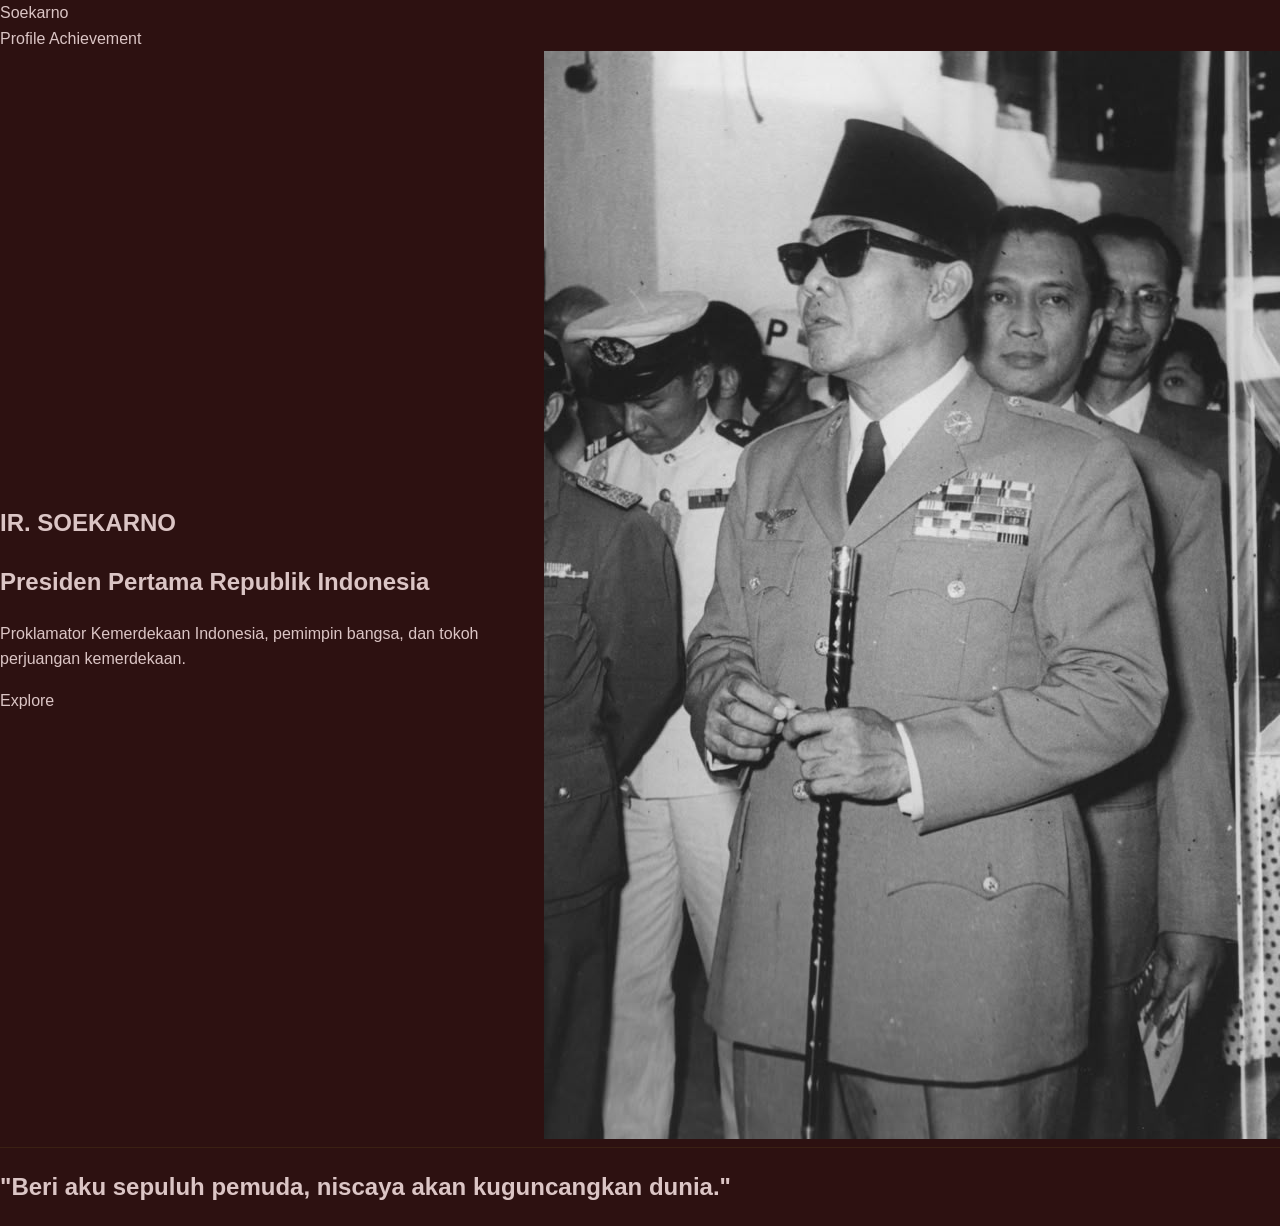
<file: index.html>
<!DOCTYPE html>
<html lang="id">
<head>
<meta charset="UTF-8">
<meta name="viewport" content="width=device-width, initial-scale=1.0">

<title>Ir. Soekarno</title>

<link rel="stylesheet" href="style.css">

</head>

<body>

<nav>
    <div class="logo">
        Soekarno
    </div>

    <div>
        <a href="profile.html">Profile</a>
        <a href="achievement.html">Achievement</a>
    </div>
</nav>


<section class="hero">

<div class="hero-text">

<h1>
IR. SOEKARNO
</h1>

<h2>
Presiden Pertama Republik Indonesia
</h2>

<p>
Proklamator Kemerdekaan Indonesia,
pemimpin bangsa, dan tokoh perjuangan
kemerdekaan.
</p>

<a class="button" href="profile.html">
Explore
</a>

</div>


<div class="hero-image">

<img src="assets/sukar.jpg">

</div>


</section>


<section class="quote">

<h1>
"Beri aku sepuluh pemuda,
niscaya akan kuguncangkan dunia."
</h1>

</section>


</body>
</html>
</file>
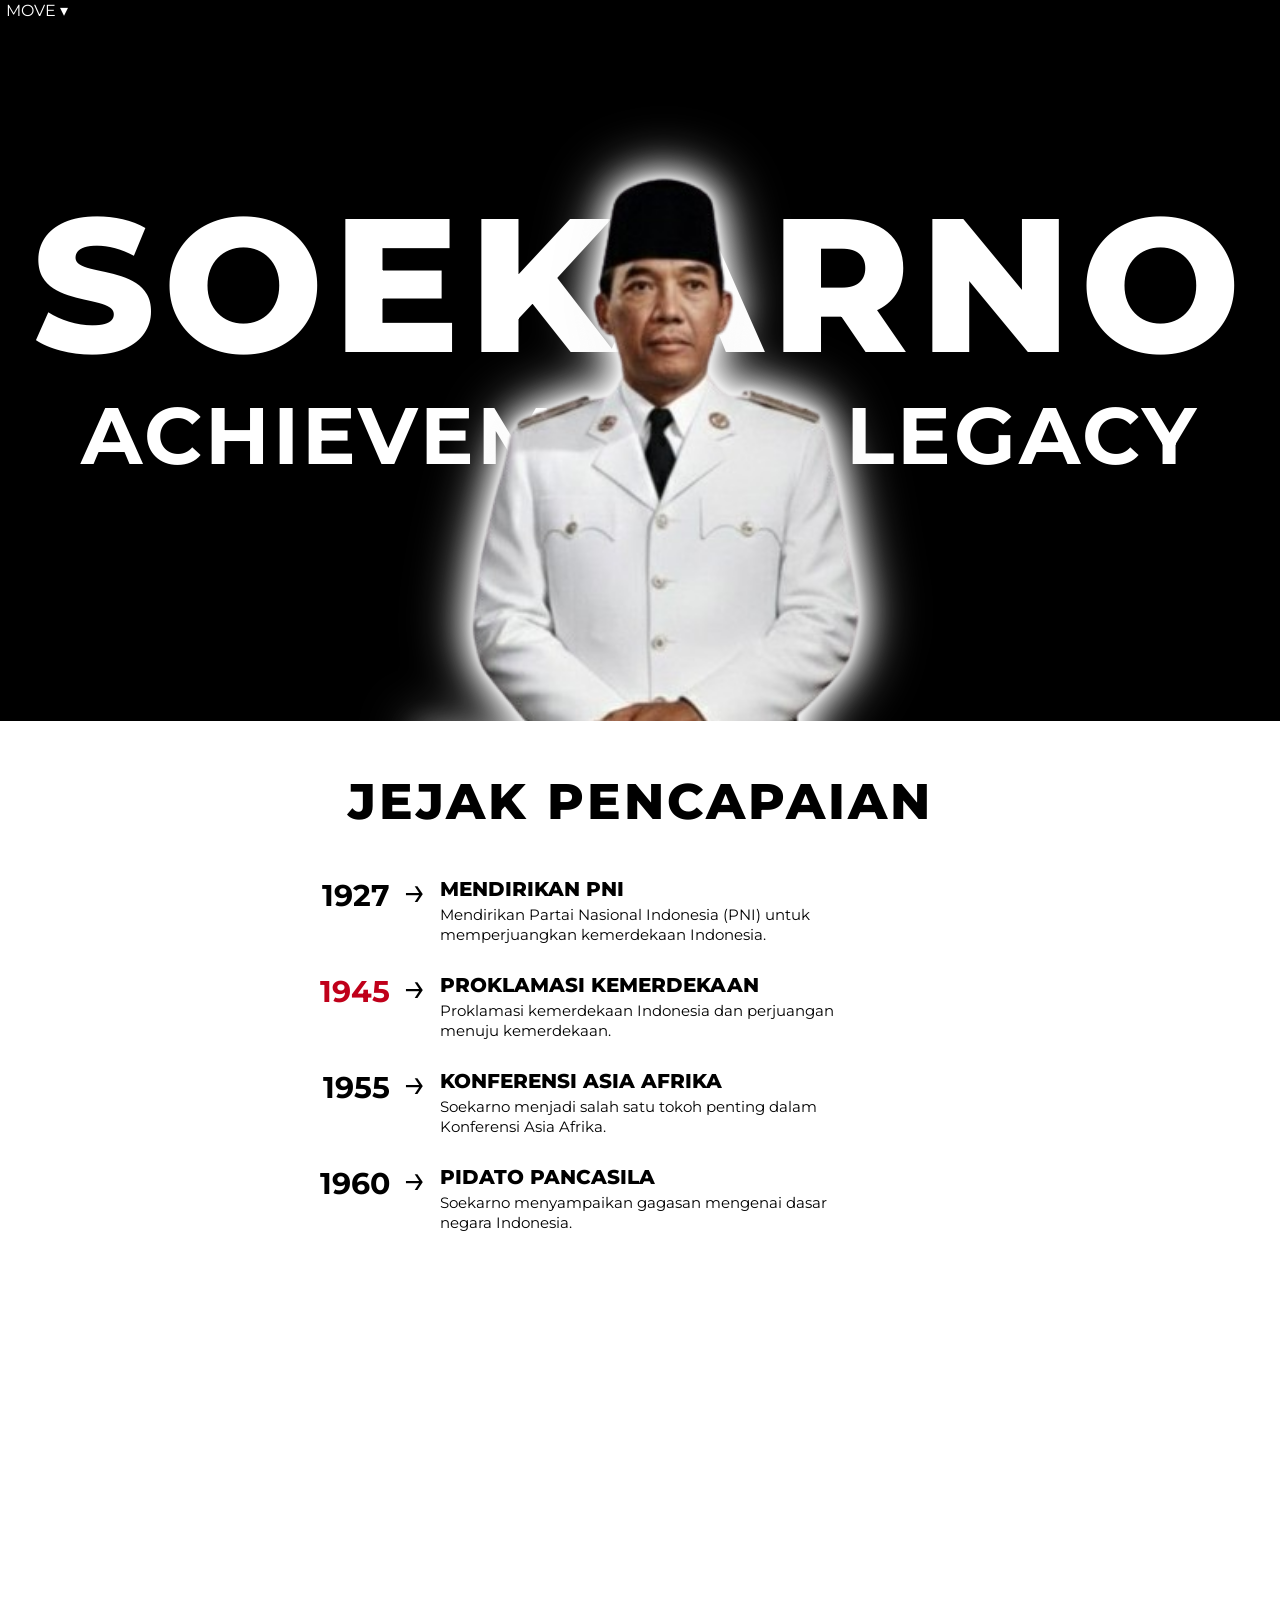
<file: code2.html>
<!DOCTYPE html>
<html>
<head>
    <title>Page Achievement</title>
    <link href="https://fonts.googleapis.com/css2?family=Montserrat:wght@400;500;600;700;800&display=swap" rel="stylesheet">
    <meta name="viewport" content="width=device-width, initial-scale=1.0">
</head>

<body>

<div class="dropdown">
    <button class="nav-link">MOVE ▾</button>

    <div class="dropdown-content">
        <a href="profile.html">Profile</a>
        <a href="porto.html">Portofolio</a>
    </div>
</div>

<div class="container">

    <img src="assets/226728162487306926-removebg-preview.png">

    <div class="text">
        <div class="soekarno">SOEKARNO</div>
        <div class="subtitle">ACHIEVEMENT &amp; LEGACY</div>
    </div>

</div>

<div class="achievement-box">

    <h2>JEJAK PENCAPAIAN</h2>

    <div class="timeline">

        <div class="timeline-item">
            <div class="year">1927</div>
            <div class="arrow">→</div>
            <div class="description">
                <h3>MENDIRIKAN PNI</h3>
                <p>Mendirikan Partai Nasional Indonesia (PNI) untuk memperjuangkan kemerdekaan Indonesia.</p>
            </div>
        </div>

        <div class="timeline-item">
            <div class="year active-year">1945</div>
            <div class="arrow">→</div>
            <div class="description">
                <h3>PROKLAMASI KEMERDEKAAN</h3>
                <p>Proklamasi kemerdekaan Indonesia dan perjuangan menuju kemerdekaan.</p>
            </div>
        </div>

        <div class="timeline-item">
            <div class="year">1955</div>
            <div class="arrow">→</div>
            <div class="description">
                <h3>KONFERENSI ASIA AFRIKA</h3>
                <p>Soekarno menjadi salah satu tokoh penting dalam Konferensi Asia Afrika.</p>
            </div>
        </div>

        <div class="timeline-item">
            <div class="year">1960</div>
            <div class="arrow">→</div>
            <div class="description">
                <h3>PIDATO PANCASILA</h3>
                <p>Soekarno menyampaikan gagasan mengenai dasar negara Indonesia.</p>
            </div>
        </div>

    </div>

</div>

<style>

body {
    margin: 0;
    background-color: black;
    font-family: 'Montserrat', sans-serif;
    overflow-x: hidden;
}

.container {
    position: relative;
    width: 100%;
    height: 700px;
    margin: 0;
    overflow: hidden;
    z-index: 1;
    background-color: black;
    box-sizing: border-box;
}

.container img {
    width: 39%;
    position: absolute;
    left: 50%;
    top: 115%;
    transform: translate(-50%, -50%);
    z-index: 2;

    filter:
        drop-shadow(0 0 5px white)
        drop-shadow(0 0 15px white)
        drop-shadow(0 0 25px rgb(244, 244, 244));
}

.text {
    position: absolute;
    width: 100%;
    left: 50%;
    top: 45%;
    transform: translate(-50%, -50%);
    color: white;
    text-align: center;
    z-index: 1;
}

.soekarno {
    font-size: 190px;
    font-weight: 800;
    letter-spacing: 8px;
    line-height: 1;
}

.subtitle {
    font-size: 80px;
    font-weight: 700;
    margin-top: 8px;
    letter-spacing: 3px;
}

.achievement-box {
    position: relative;
    z-index: 3;
    width: 100%;
    min-height: 950px;
    background-color: white;
    color: black;
    padding: 50px 0 100px;
    box-sizing: border-box;
    margin: 0;
}

.achievement-box h2 {
    text-align: center;
    font-size: 50px;
    font-weight: 800;
    letter-spacing: 3px;
    margin: 0 0 45px;
}

.timeline {
    width: 700px;
    margin: auto;
}

.timeline-item {
    display: grid;
    grid-template-columns: 100px 50px 1fr;
    align-items: start;
    margin-bottom: 25px;
}

.year {
    text-align: right;
    font-size: 30px;
    font-weight: 700;
}

.active-year {
    color: rgb(192, 0, 26);
}

.arrow {
    font-size: 40px;
    line-height: 28px;
    text-align: center;
    color: rgb(0, 0, 0);
}

.description {
    width: 400px;
}

.description h3 {
    margin: 0;
    font-size: 20px;
    font-weight: 800;
}

.description p {
    margin: 4px 0;
    font-size: 15px;
    line-height: 1.3;
}

.dropdown {
    position: relative;
    display: inline-block;
}

.nav-link {
    background: none;
    border: none;
    color: white;
    font-family: 'Montserrat', sans-serif;
    font-size: 16px;
    cursor: pointer;
}

.dropdown-content {
    display: none;
    position: absolute;
    background-color: black;
    min-width: 160px;
    z-index: 10;
}

.dropdown-content a {
    display: block;
    padding: 12px 15px;
    color: white;
    text-decoration: none;
}

.dropdown-content a:hover {
    background-color: rgb(192, 0, 26);
}

.dropdown:focus-within .dropdown-content {
    display: block;
}

@media screen and (max-width: 768px) {

    .container {
        height: 600px;
    }

    .container img {
        width: 70%;
        max-width: 330px;
        left: 50%;
        top: 70%;
    }

    .text {
        top: 27%;
        padding: 0 10px;
    }

    .soekarno {
        font-size: clamp(42px, 14vw, 70px);
        letter-spacing: 2px;
        white-space: nowrap;
    }

    .subtitle {
        font-size: clamp(20px, 6vw, 32px);
        letter-spacing: 1px;
        white-space: nowrap;
    }

    .achievement-box {
        min-height: auto;
        padding: 35px 15px 60px;
    }

    .achievement-box h2 {
        font-size: clamp(25px, 8vw, 36px);
        letter-spacing: 1px;
        margin-bottom: 35px;
    }

    .timeline {
        width: 100%;
    }

    .timeline-item {
        grid-template-columns: 65px 35px 1fr;
        column-gap: 5px;
        margin-bottom: 20px;
    }

    .year {
        font-size: 20px;
        line-height: 24px;
    }

    .arrow {
        font-size: 28px;
        line-height: 22px;
    }

    .description {
        width: auto;
    }

    .description h3 {
        font-size: 14px;
        line-height: 1.2;
    }

    .description p {
        font-size: 11px;
        line-height: 1.4;
        margin-top: 4px;
    }
}

@media screen and (min-width: 600px) and (max-width: 1024px) {

    .container {
        height: 600px;
    }

    .container img {
        width: 50%;
        top: 115%;
    }

    .soekarno {
        font-size: clamp(65px, 12vw, 140px);
        letter-spacing: 3px;
        white-space: nowrap;
    }

    .subtitle {
        font-size: clamp(30px, 5.5vw, 60px);
        letter-spacing: 1px;
        white-space: nowrap;
    }

    .achievement-box {
        min-height: 950px;
        padding: 45px 25px 100px;
    }

    .achievement-box h2 {
        font-size: clamp(30px, 5vw, 45px);
        margin-bottom: 40px;
    }

    .timeline {
        width: 90%;
        max-width: 700px;
    }

    .timeline-item {
        grid-template-columns: clamp(60px, 12%, 105px) 40px minmax(0, 400px);
        column-gap: clamp(8px, 2vw, 20px);
        margin-bottom: 25px;
    }

    .year {
        width: 100%;
        font-size: clamp(20px, 3vw, 28px);
        padding-right: 10px;
    }

    .arrow {
        font-size: clamp(28px, 4vw, 38px);
        line-height: 28px;
    }

    .description {
        width: 100%;
        max-width: 350px;
    }

    .description h3 {
        font-size: clamp(14px, 2vw, 18px);
    }

    .description p {
        font-size: clamp(11px, 1.5vw, 14px);
    }
}

</style>

</body>
</html>
</file>
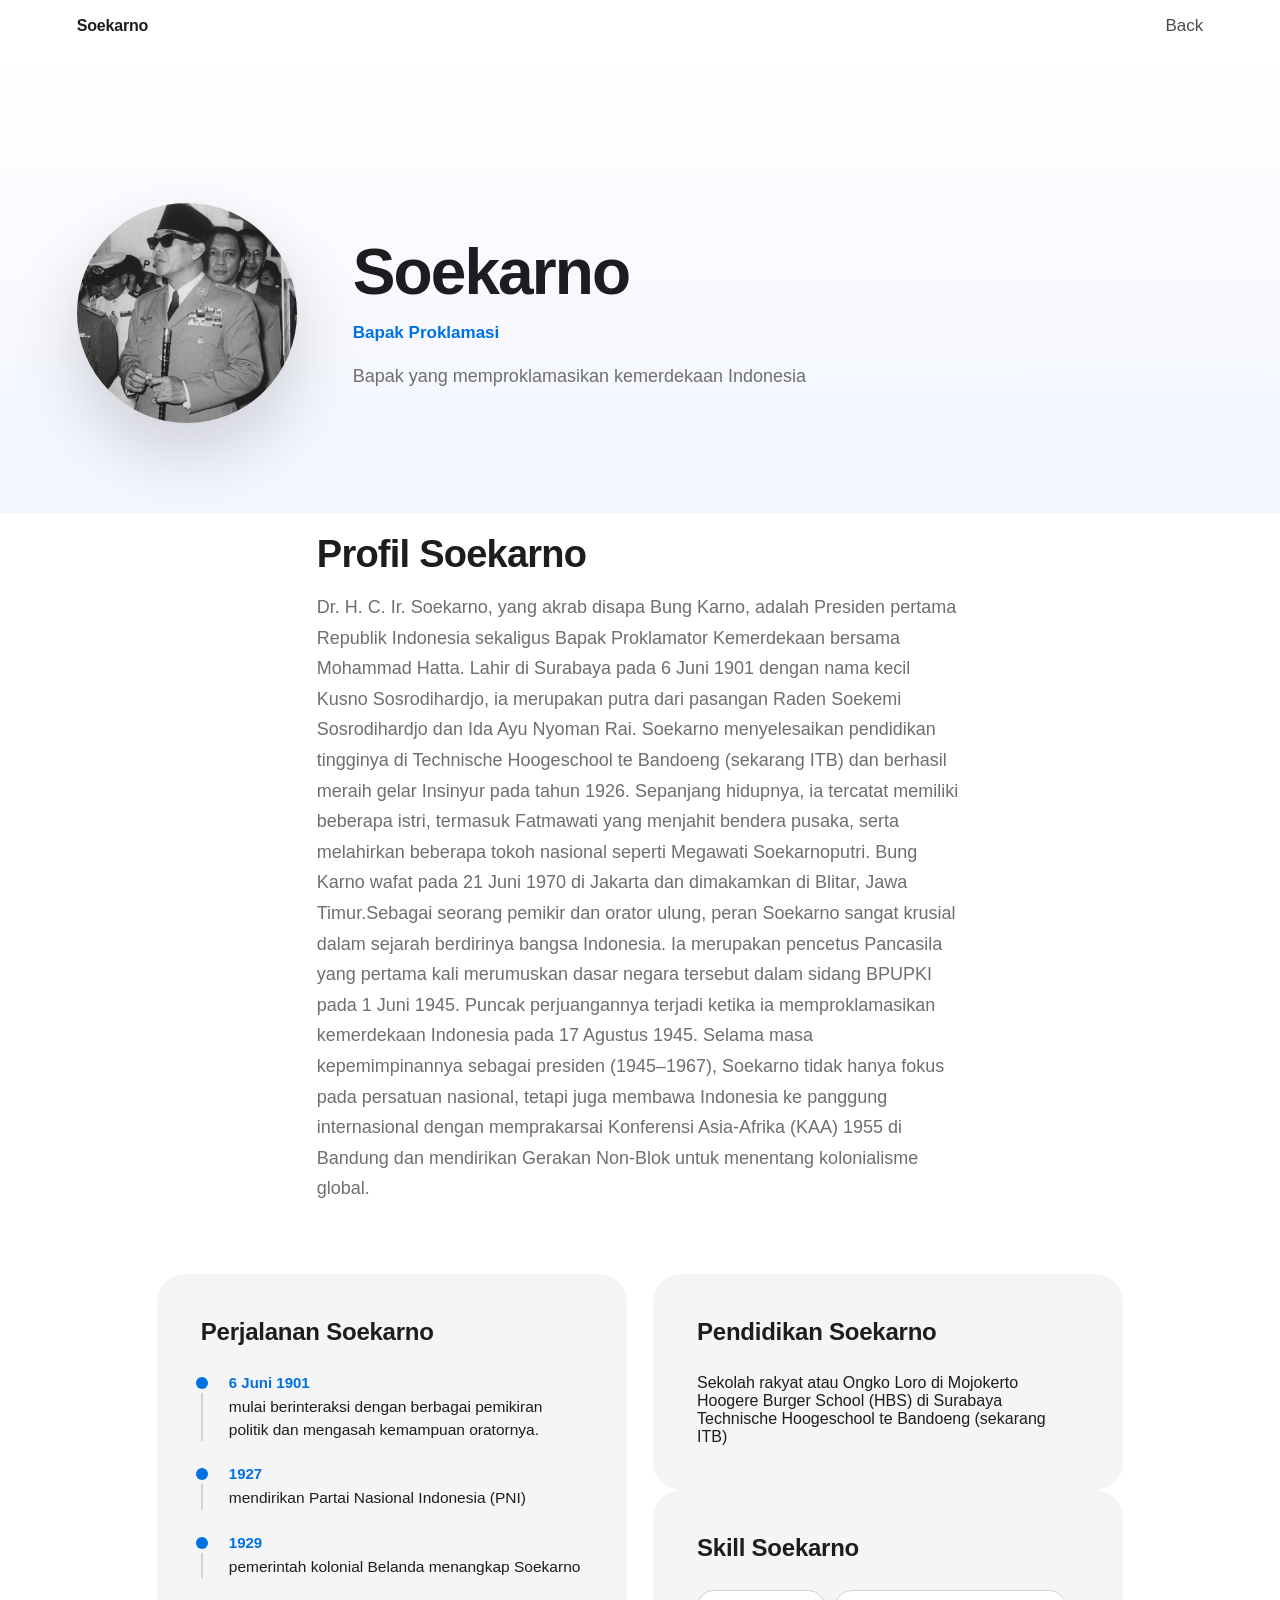
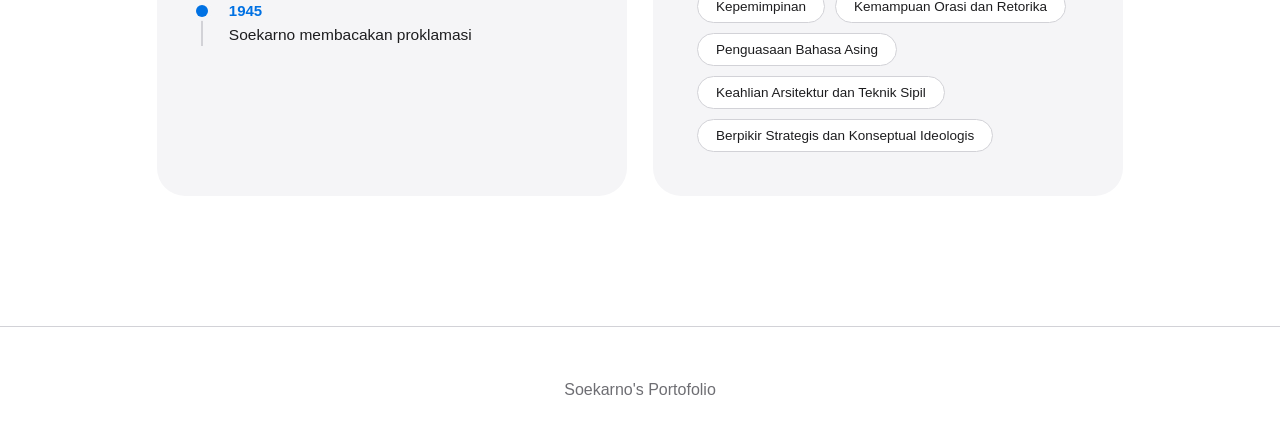
<file: cv.html>
<!DOCTYPE html>
<html lang="en">

<head>

<meta charset="UTF-8">
<meta name="viewport" content="width=device-width, initial-scale=1.0">

<title>Soekarno | PENCAPAIAN</title>

<link rel="stylesheet" href="porto.css">

</head>


<body>


<header class="apple-nav">


<a class="nav-brand" href="porto.html">

<span class="logo">
Soekarno
</span>

</a>



<nav>


<a href="profile.html" class="back-button">Back
</a>









</button>



</nav>


</header>







<section class="cv-hero">


<img src="assets/sukar.jpg">


<div>


<h1>
Soekarno
</h1>


<p class="role">
Bapak Proklamasi
</p>


<p>
Bapak yang memproklamasikan kemerdekaan Indonesia
</p>


</div>


</section>







<section class="cv-section">


<h2>
Profil Soekarno
</h2>


<p>

Dr. H. C. Ir. Soekarno, yang akrab disapa Bung Karno, adalah Presiden pertama Republik Indonesia sekaligus Bapak Proklamator Kemerdekaan bersama Mohammad Hatta. Lahir di Surabaya pada 6 Juni 1901 dengan nama kecil Kusno Sosrodihardjo, ia merupakan putra dari pasangan Raden Soekemi Sosrodihardjo dan Ida Ayu Nyoman Rai. Soekarno menyelesaikan pendidikan tingginya di Technische Hoogeschool te Bandoeng (sekarang ITB) dan berhasil meraih gelar Insinyur pada tahun 1926. Sepanjang hidupnya, ia tercatat memiliki beberapa istri, termasuk Fatmawati yang menjahit bendera pusaka, serta melahirkan beberapa tokoh nasional seperti Megawati Soekarnoputri. Bung Karno wafat pada 21 Juni 1970 di Jakarta dan dimakamkan di Blitar, Jawa Timur.Sebagai seorang pemikir dan orator ulung, peran Soekarno sangat krusial dalam sejarah berdirinya bangsa Indonesia. Ia merupakan pencetus Pancasila yang pertama kali merumuskan dasar negara tersebut dalam sidang BPUPKI pada 1 Juni 1945. Puncak perjuangannya terjadi ketika ia memproklamasikan kemerdekaan Indonesia pada 17 Agustus 1945. Selama masa kepemimpinannya sebagai presiden (1945–1967), Soekarno tidak hanya fokus pada persatuan nasional, tetapi juga membawa Indonesia ke panggung internasional dengan memprakarsai Konferensi Asia-Afrika (KAA) 1955 di Bandung dan mendirikan Gerakan Non-Blok untuk menentang kolonialisme global.
</p>


</section>








<section class="cv-grid">


<div class="cv-card">


<h2>
Perjalanan Soekarno
</h2>



<div class="timeline-item">

<h3>
6 Juni 1901
</h3>

<p>
mulai berinteraksi dengan berbagai pemikiran politik dan mengasah kemampuan oratornya.
</p>

</div>



<div class="timeline-item">

<h3>
1927
</h3>

<p>
mendirikan Partai Nasional Indonesia (PNI)
</p>

</div>



<div class="timeline-item">

<h3>
1929
</h3>

<p>
pemerintah kolonial Belanda menangkap Soekarno
</p>

</div>



<div class="timeline-item">

<h3>
1945
</h3>

<p>
Soekarno membacakan proklamasi
</p>

</div>



</div>






<div>


<div class="cv-card">


<h2>
Pendidikan Soekarno
</h2>


<p>
Sekolah rakyat atau Ongko Loro di Mojokerto
</p>


<p>
Hoogere Burger School (HBS) di Surabaya
</p>

<p>
 Technische Hoogeschool te Bandoeng (sekarang ITB)
</p>


</div>






<div class="cv-card skill-card">


<h2>
Skill Soekarno 
</h2>


<div class="skill-list">


<span>
Kepemimpinan
</span>

<span>
Kemampuan Orasi dan Retorika
</span>

<span>
Penguasaan Bahasa Asing
</span>

<span>
 Keahlian Arsitektur dan Teknik Sipil
</span>

<span>
Berpikir Strategis dan Konseptual Ideologis
</span>


</div>


</div>


</div>


</section>








<footer class="site-footer">


<p>
Soekarno's Portofolio
</p>


</footer>







<!-- APPLE POPUP -->


<div class="history-overlay" id="historyOverlay">


<div class="history-panel">


<button class="history-close" id="closeHistory">

✕

</button>



<h2>
Apple Highlights
</h2>



<p class="lede">
The products that changed technology.
</p>




<div class="history-timeline">


<div class="history-item">

<h3>
1984 — Macintosh
</h3>

<p>
Changed personal computing with a simple graphical interface.
</p>

</div>




<div class="history-item">

<h3>
2001 — iPod
</h3>

<p>
"1000 songs in your pocket."
</p>

</div>





<div class="history-item">

<h3>
2007 — iPhone
</h3>

<p>
A phone, music player, and internet device combined.
</p>

</div>




<div class="history-item">

<h3>
2010 — iPad
</h3>

<p>
Created a new category of personal technology.
</p>

</div>




<div class="history-item">

<h3>
Think Different
</h3>

<p>
Apple's philosophy of creativity and innovation.
</p>

</div>



</div>


</div>


</div>







<script>


const openBtn =
document.getElementById("openHistory");


const closeBtn =
document.getElementById("closeHistory");


const popup =
document.getElementById("historyOverlay");



openBtn.onclick=function(){

popup.classList.add("active");

}



closeBtn.onclick=function(){

popup.classList.remove("active");

}




</script>



</body>

</html>
</file>
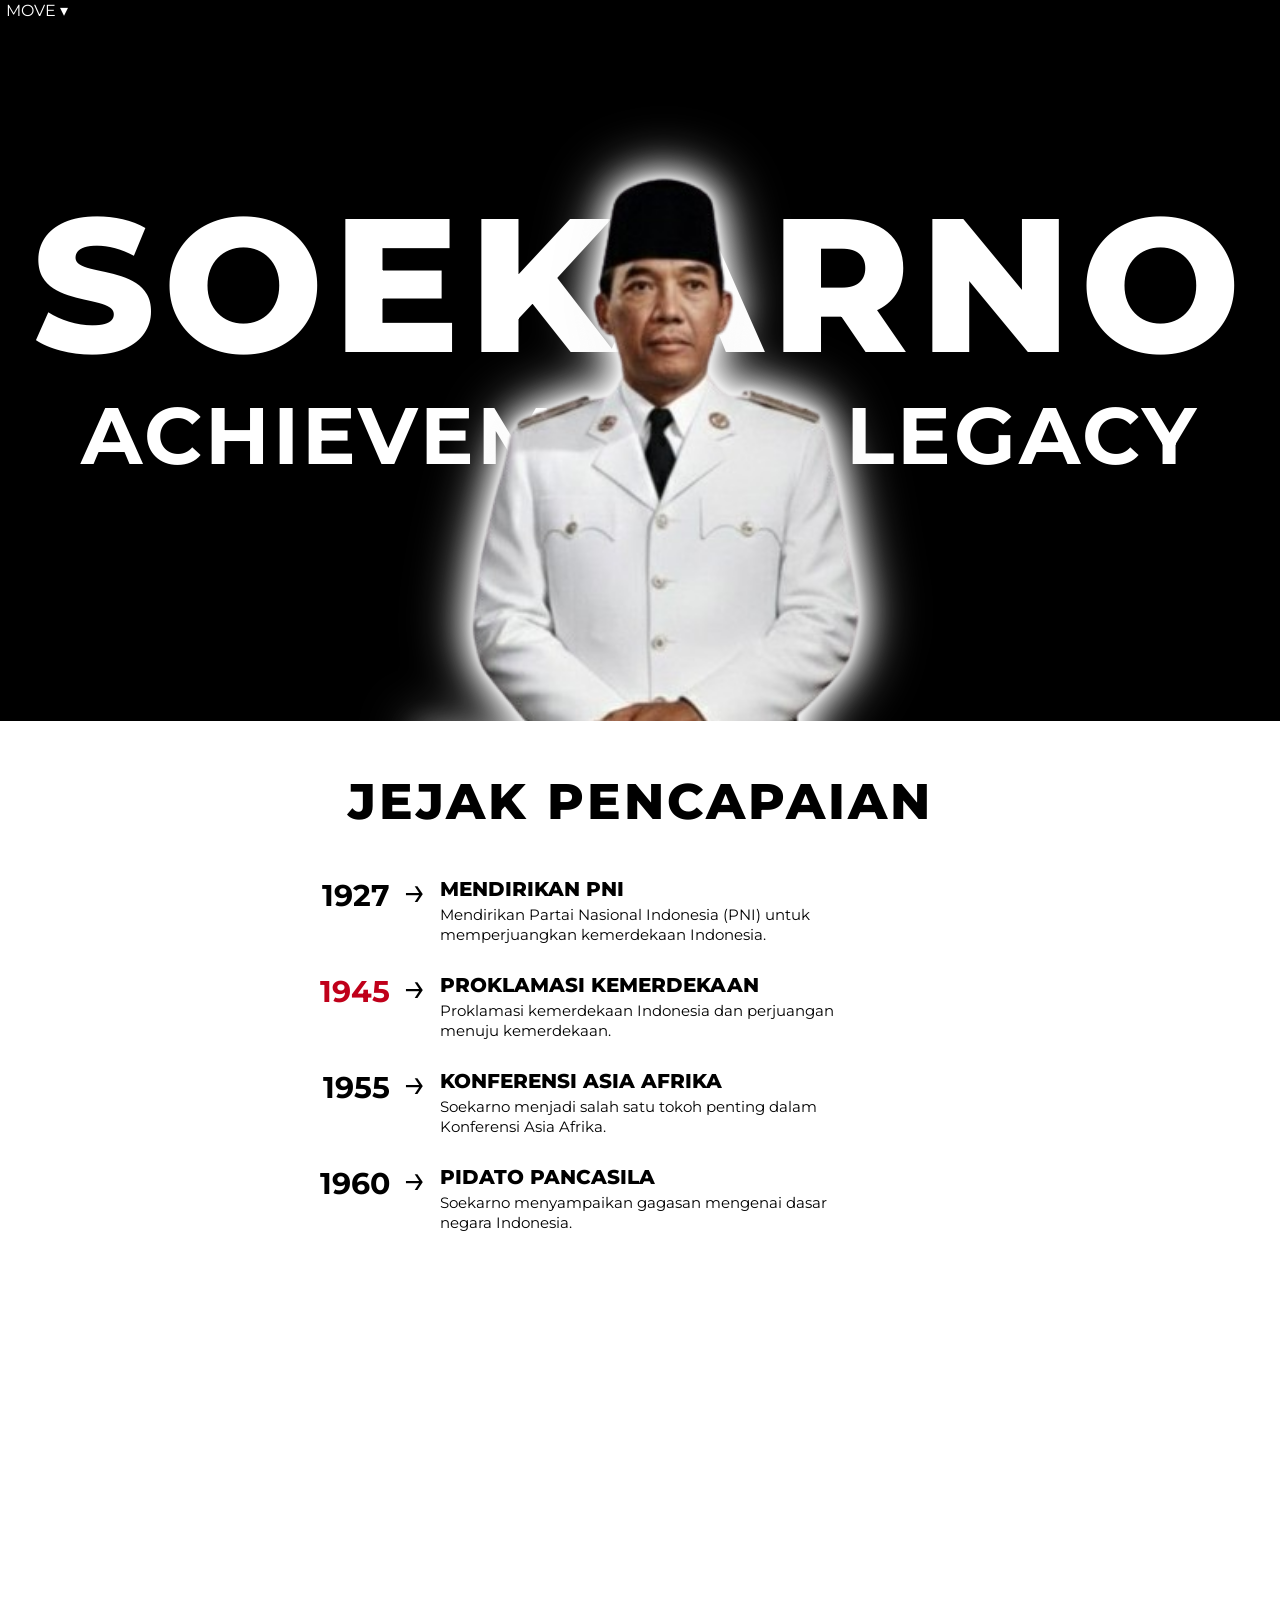
<file: page3.html>
<!DOCTYPE html>
<html>
<head>
    <title>Page Achievement</title>
    <link href="https://fonts.googleapis.com/css2?family=Montserrat:wght@400;500;600;700;800&display=swap" rel="stylesheet">
    <meta name="viewport" content="width=device-width, initial-scale=1.0">
</head>

<body>

<div class="dropdown">
    <button class="nav-link">MOVE ▾</button>

    <div class="dropdown-content">
        <a href="profile.html">Profile</a>
        <a href="porto.html">Portofolio</a>
    </div>
</div>

<div class="container">

    <img src="226728162487306926-removebg-preview.png">

    <div class="text">
        <div class="soekarno">SOEKARNO</div>
        <div class="subtitle">ACHIEVEMENT &amp; LEGACY</div>
    </div>

</div>

<div class="achievement-box">

    <h2>JEJAK PENCAPAIAN</h2>

    <div class="timeline">

        <div class="timeline-item">
            <div class="year">1927</div>
            <div class="arrow">→</div>
            <div class="description">
                <h3>MENDIRIKAN PNI</h3>
                <p>Mendirikan Partai Nasional Indonesia (PNI) untuk memperjuangkan kemerdekaan Indonesia.</p>
            </div>
        </div>

        <div class="timeline-item">
            <div class="year active-year">1945</div>
            <div class="arrow">→</div>
            <div class="description">
                <h3>PROKLAMASI KEMERDEKAAN</h3>
                <p>Proklamasi kemerdekaan Indonesia dan perjuangan menuju kemerdekaan.</p>
            </div>
        </div>

        <div class="timeline-item">
            <div class="year">1955</div>
            <div class="arrow">→</div>
            <div class="description">
                <h3>KONFERENSI ASIA AFRIKA</h3>
                <p>Soekarno menjadi salah satu tokoh penting dalam Konferensi Asia Afrika.</p>
            </div>
        </div>

        <div class="timeline-item">
            <div class="year">1960</div>
            <div class="arrow">→</div>
            <div class="description">
                <h3>PIDATO PANCASILA</h3>
                <p>Soekarno menyampaikan gagasan mengenai dasar negara Indonesia.</p>
            </div>
        </div>

    </div>

</div>

<style>

body {
    margin: 0;
    background-color: black;
    font-family: 'Montserrat', sans-serif;
    overflow-x: hidden;
}

.container {
    position: relative;
    width: 100%;
    height: 700px;
    margin: 0;
    overflow: hidden;
    z-index: 1;
    background-color: black;
    box-sizing: border-box;
}

.container img {
    width: 39%;
    position: absolute;
    left: 50%;
    top: 115%;
    transform: translate(-50%, -50%);
    z-index: 2;

    filter:
        drop-shadow(0 0 5px white)
        drop-shadow(0 0 15px white)
        drop-shadow(0 0 25px rgb(244, 244, 244));
}

.text {
    position: absolute;
    width: 100%;
    left: 50%;
    top: 45%;
    transform: translate(-50%, -50%);
    color: white;
    text-align: center;
    z-index: 1;
}

.soekarno {
    font-size: 190px;
    font-weight: 800;
    letter-spacing: 8px;
    line-height: 1;
}

.subtitle {
    font-size: 80px;
    font-weight: 700;
    margin-top: 8px;
    letter-spacing: 3px;
}

.achievement-box {
    position: relative;
    z-index: 3;
    width: 100%;
    min-height: 950px;
    background-color: white;
    color: black;
    padding: 50px 0 100px;
    box-sizing: border-box;
    margin: 0;
}

.achievement-box h2 {
    text-align: center;
    font-size: 50px;
    font-weight: 800;
    letter-spacing: 3px;
    margin: 0 0 45px;
}

.timeline {
    width: 700px;
    margin: auto;
}

.timeline-item {
    display: grid;
    grid-template-columns: 100px 50px 1fr;
    align-items: start;
    margin-bottom: 25px;
}

.year {
    text-align: right;
    font-size: 30px;
    font-weight: 700;
}

.active-year {
    color: rgb(192, 0, 26);
}

.arrow {
    font-size: 40px;
    line-height: 28px;
    text-align: center;
    color: rgb(0, 0, 0);
}

.description {
    width: 400px;
}

.description h3 {
    margin: 0;
    font-size: 20px;
    font-weight: 800;
}

.description p {
    margin: 4px 0;
    font-size: 15px;
    line-height: 1.3;
}

.dropdown {
    position: relative;
    display: inline-block;
}

.nav-link {
    background: none;
    border: none;
    color: white;
    font-family: 'Montserrat', sans-serif;
    font-size: 16px;
    cursor: pointer;
}

.dropdown-content {
    display: none;
    position: absolute;
    background-color: black;
    min-width: 160px;
    z-index: 10;
}

.dropdown-content a {
    display: block;
    padding: 12px 15px;
    color: white;
    text-decoration: none;
}

.dropdown-content a:hover {
    background-color: rgb(192, 0, 26);
}

.dropdown:focus-within .dropdown-content {
    display: block;
}

@media screen and (max-width: 768px) {

    .container {
        height: 600px;
    }

    .container img {
        width: 70%;
        max-width: 330px;
        left: 50%;
        top: 70%;
    }

    .text {
        top: 27%;
        padding: 0 10px;
    }

    .soekarno {
        font-size: clamp(42px, 14vw, 70px);
        letter-spacing: 2px;
        white-space: nowrap;
    }

    .subtitle {
        font-size: clamp(20px, 6vw, 32px);
        letter-spacing: 1px;
        white-space: nowrap;
    }

    .achievement-box {
        min-height: auto;
        padding: 35px 15px 60px;
    }

    .achievement-box h2 {
        font-size: clamp(25px, 8vw, 36px);
        letter-spacing: 1px;
        margin-bottom: 35px;
    }

    .timeline {
        width: 100%;
    }

    .timeline-item {
        grid-template-columns: 65px 35px 1fr;
        column-gap: 5px;
        margin-bottom: 20px;
    }

    .year {
        font-size: 20px;
        line-height: 24px;
    }

    .arrow {
        font-size: 28px;
        line-height: 22px;
    }

    .description {
        width: auto;
    }

    .description h3 {
        font-size: 14px;
        line-height: 1.2;
    }

    .description p {
        font-size: 11px;
        line-height: 1.4;
        margin-top: 4px;
    }
}

@media screen and (min-width: 600px) and (max-width: 1024px) {

    .container {
        height: 600px;
    }

    .container img {
        width: 50%;
        top: 115%;
    }

    .soekarno {
        font-size: clamp(65px, 12vw, 140px);
        letter-spacing: 3px;
        white-space: nowrap;
    }

    .subtitle {
        font-size: clamp(30px, 5.5vw, 60px);
        letter-spacing: 1px;
        white-space: nowrap;
    }

    .achievement-box {
        min-height: 950px;
        padding: 45px 25px 100px;
    }

    .achievement-box h2 {
        font-size: clamp(30px, 5vw, 45px);
        margin-bottom: 40px;
    }

    .timeline {
        width: 90%;
        max-width: 700px;
    }

    .timeline-item {
        grid-template-columns: clamp(60px, 12%, 105px) 40px minmax(0, 400px);
        column-gap: clamp(8px, 2vw, 20px);
        margin-bottom: 25px;
    }

    .year {
        width: 100%;
        font-size: clamp(20px, 3vw, 28px);
        padding-right: 10px;
    }

    .arrow {
        font-size: clamp(28px, 4vw, 38px);
        line-height: 28px;
    }

    .description {
        width: 100%;
        max-width: 350px;
    }

    .description h3 {
        font-size: clamp(14px, 2vw, 18px);
    }

    .description p {
        font-size: clamp(11px, 1.5vw, 14px);
    }
}

</style>

</body>
</html>
</file>
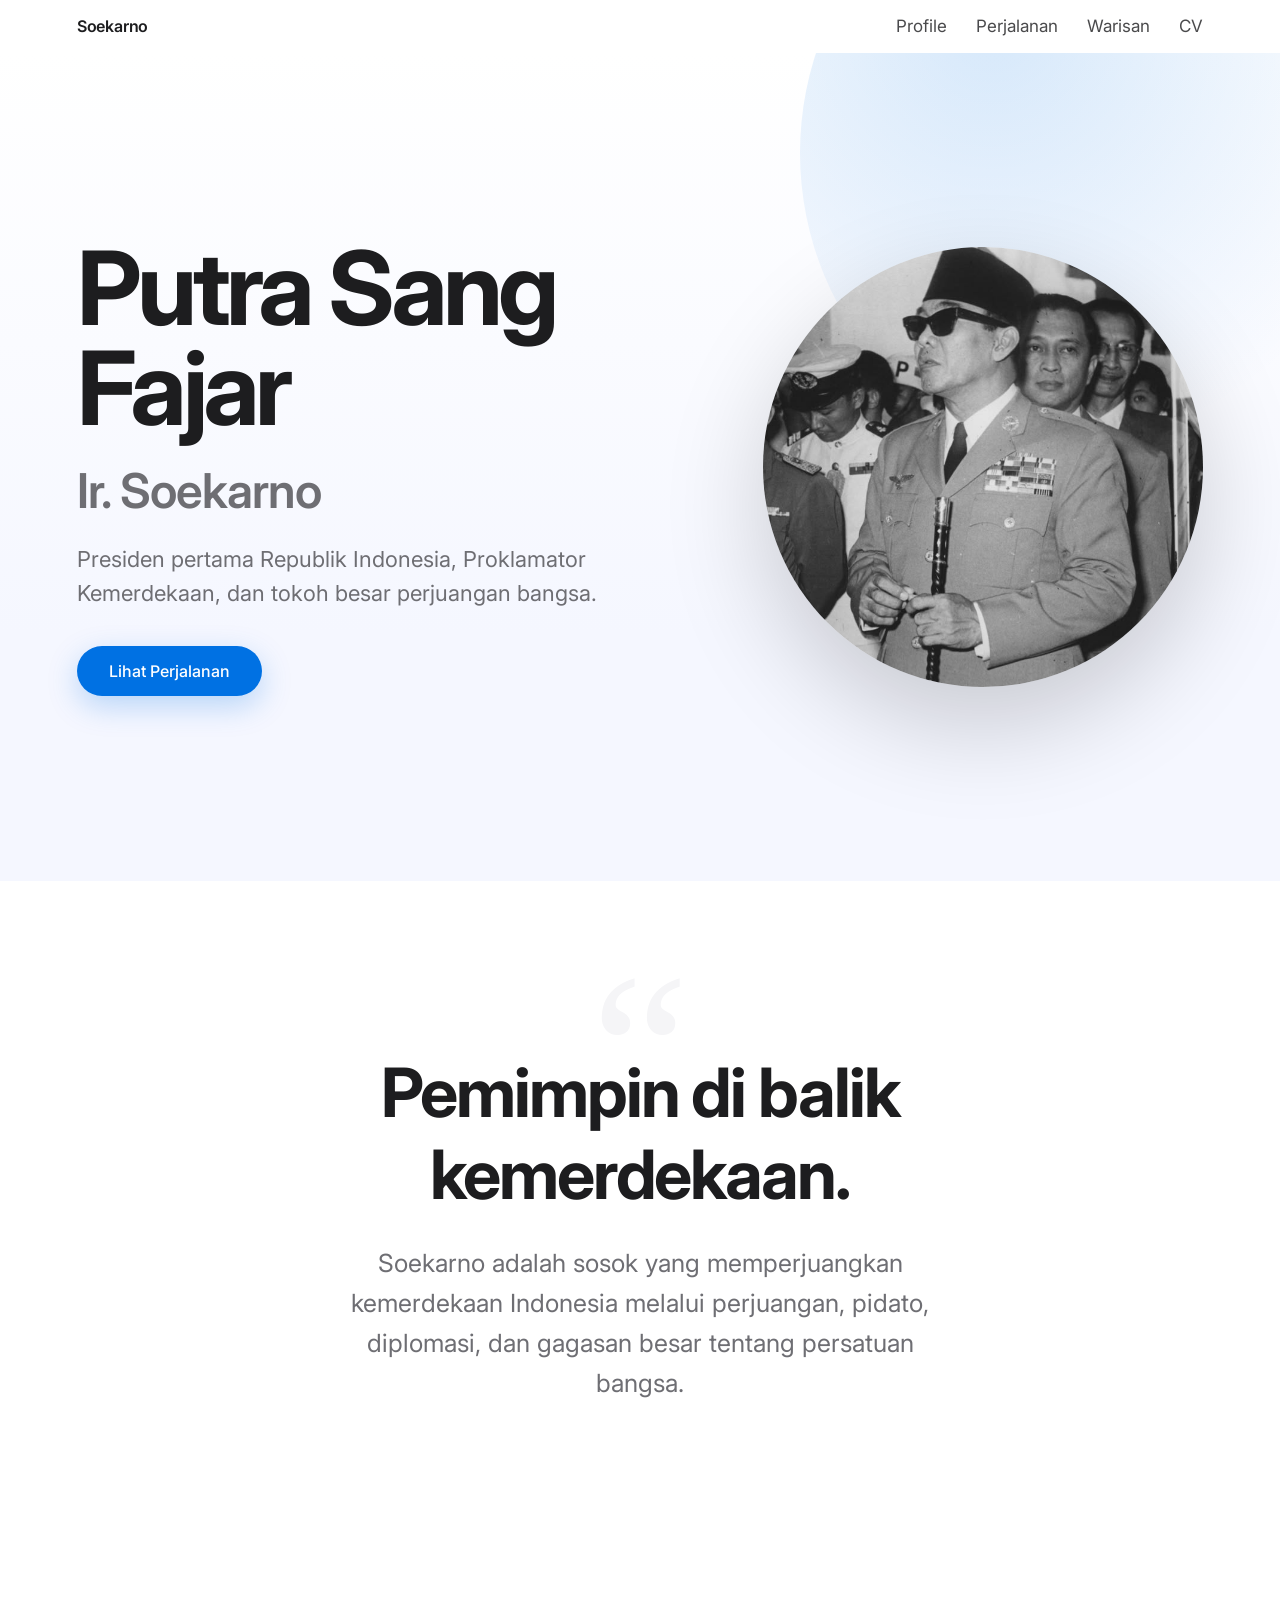
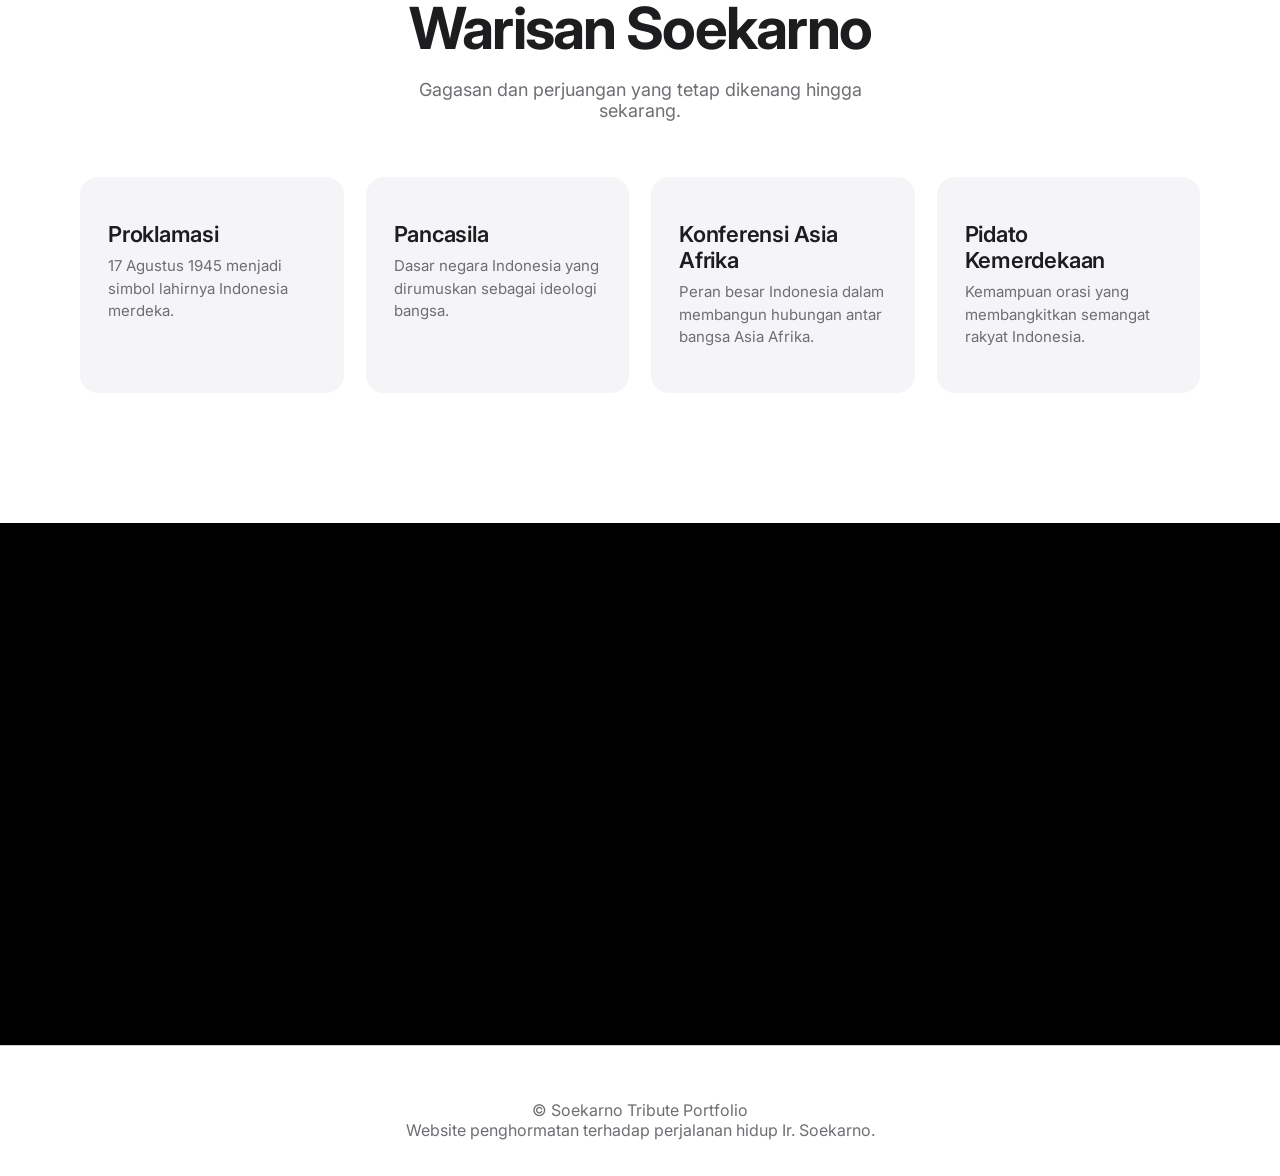
<file: porto.html>
<!DOCTYPE html>
<html lang="id">

<head>

<meta charset="UTF-8">
<meta name="viewport" content="width=device-width, initial-scale=1.0">

<title>Ir. Soekarno | Legacy</title>

<link rel="stylesheet" href="porto.css">

<link href="https://fonts.googleapis.com/css2?family=Inter:wght@400;500;600;700;800&display=swap" rel="stylesheet">

</head>


<body>


<header class="apple-nav">

<a class="nav-brand" href="#home">
<span class="logo">
Soekarno
</span>
</a>


<nav>

<a href="profile.html">
Profile
</a>

<a href="#story">
Perjalanan
</a>

<a href="#legacy">
Warisan
</a>

<a href="cv.html">
CV
</a>

</nav>


</header>





<section class="apple-hero" id="home">


<div class="hero-content">


<h1 class="hero-title">
Putra Sang Fajar
</h1>


<h2>
Ir. Soekarno
</h2>


<p>

Presiden pertama Republik Indonesia,
Proklamator Kemerdekaan,
dan tokoh besar perjuangan bangsa.

</p>


<a class="cta" href="cv.html">
Lihat Perjalanan
</a>


</div>




<div class="hero-photo">

<img src="assets/sukar.jpg">

</div>


</section>








<section class="apple-story" id="story">


<h1>
Pemimpin di balik kemerdekaan.
</h1>


<p>

Soekarno adalah sosok yang memperjuangkan
kemerdekaan Indonesia melalui perjuangan,
pidato, diplomasi, dan gagasan besar tentang
persatuan bangsa.

</p>


</section>







<section class="apple-products" id="legacy">


<h1>
Warisan Soekarno
</h1>


<p>
Gagasan dan perjuangan yang tetap dikenang hingga sekarang.
</p>



<div class="product-box">



<div>

<h2>
Proklamasi
</h2>

<p>
17 Agustus 1945 menjadi simbol lahirnya Indonesia merdeka.
</p>

</div>





<div>

<h2>
Pancasila
</h2>

<p>
Dasar negara Indonesia yang dirumuskan sebagai ideologi bangsa.
</p>

</div>





<div>

<h2>
Konferensi Asia Afrika
</h2>

<p>
Peran besar Indonesia dalam membangun hubungan antar bangsa Asia Afrika.
</p>

</div>





<div>

<h2>
Pidato Kemerdekaan
</h2>

<p>
Kemampuan orasi yang membangkitkan semangat rakyat Indonesia.
</p>

</div>



</div>


</section>







<section class="apple-quote">

<h1>

"Beri aku sepuluh pemuda,
niscaya akan kuguncangkan dunia."

</h1>

</section>






<footer class="site-footer">


<p>
© Soekarno Tribute Portfolio
</p>


<p>
Website penghormatan terhadap perjalanan hidup Ir. Soekarno.
</p>


</footer>




</body>

</html>
</file>
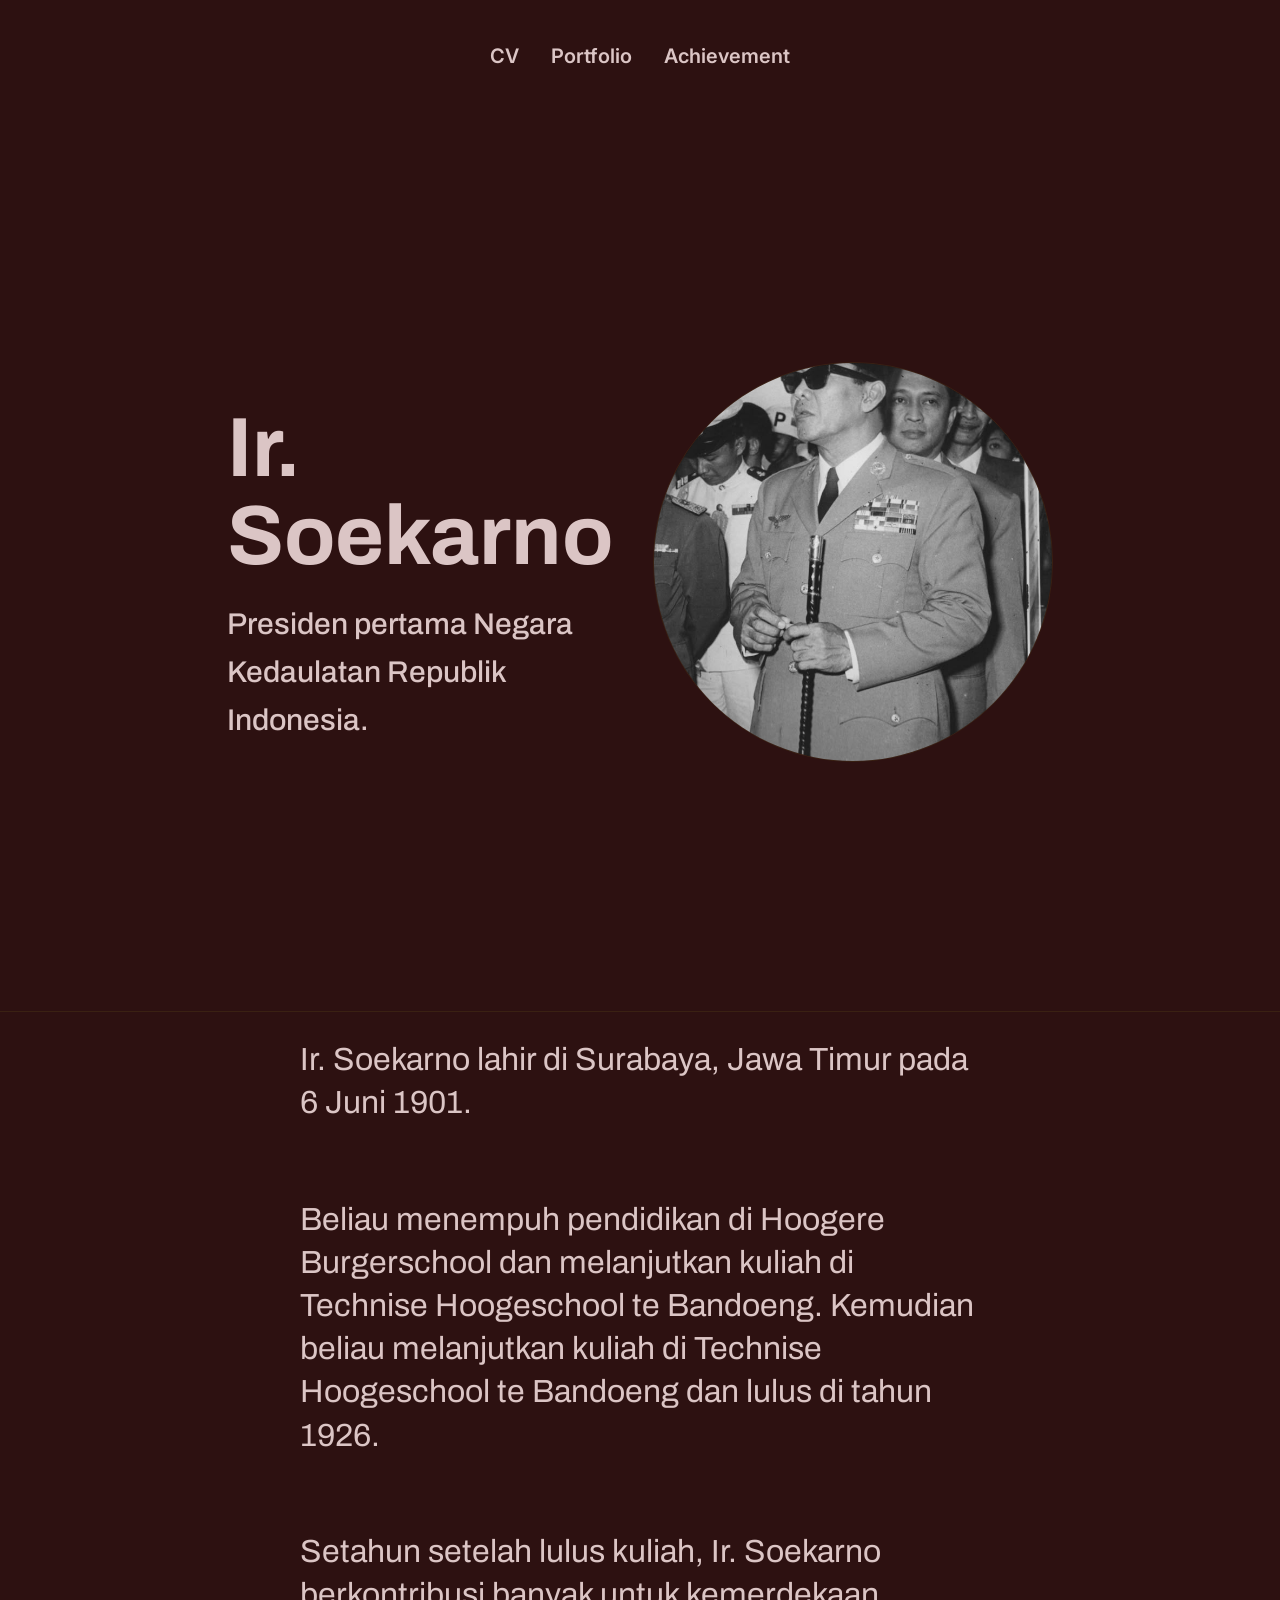
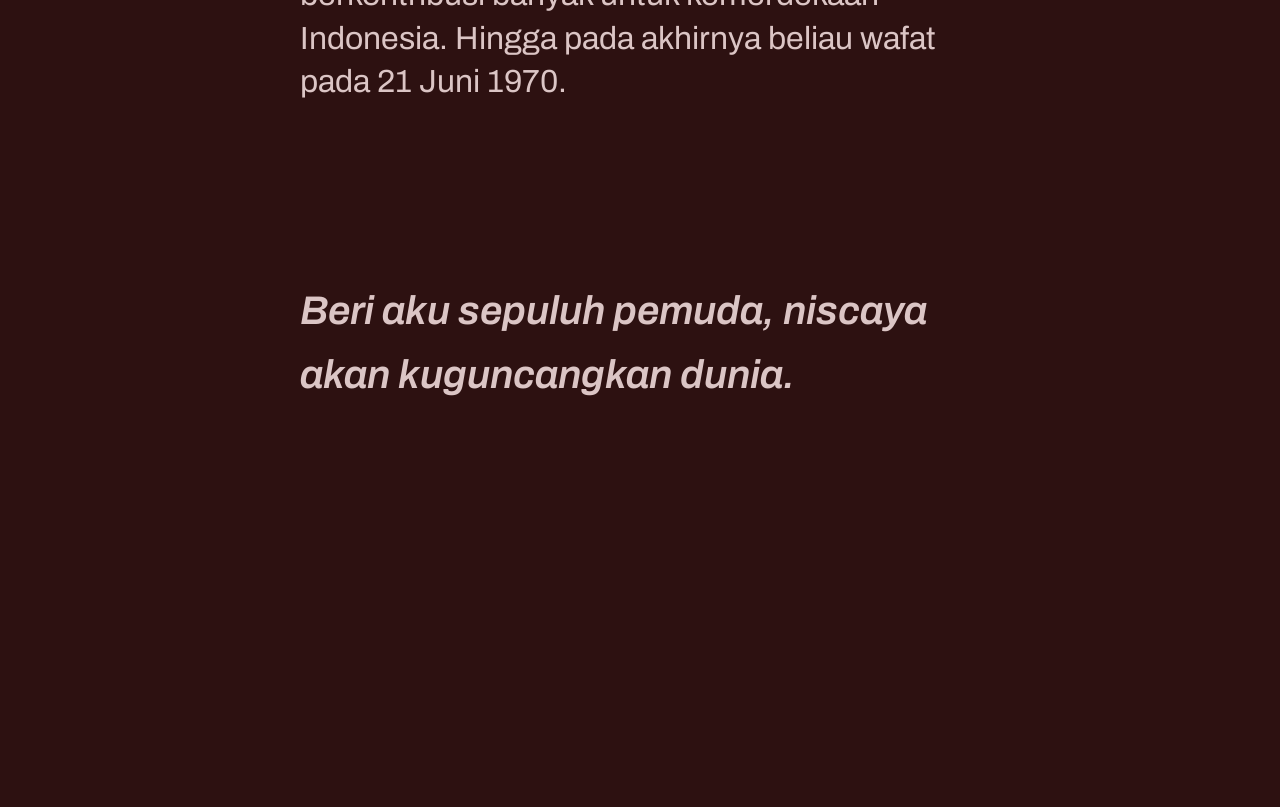
<file: profile.html>
<!DOCTYPE html>
<html lang="id">
<head>
<meta charset="UTF-8">
<meta name="viewport" content="width=device-width, initial-scale=1.0">
<title>Ir. Soekarno</title>
<link rel="preconnect" href="https://fonts.googleapis.com">
<link rel="preconnect" href="https://fonts.gstatic.com" crossorigin>
<link href="https://fonts.googleapis.com/css2?family=Inter:wght@400;500;600;700&family=Archivo:wght@500;600;700;800&display=swap" rel="stylesheet">
<link rel="stylesheet" href="profile.css">
</head>
    <body> 
    <div class="sheet">

        <section class="link">
            <div class="situs">
                <a href="cv.html" class="nav-link">CV</a>
                <a href="porto.html" class="nav-link">Portfolio</a>
                <a href="code2.html" class="nav-link">Achievement</a>
            </div>
        </section>

        <section class="hero">
        <div class="kiri">
            <div class="hero-teks">
                <br/>
                <h1 class="nama">Ir. Soekarno</h1>
                <p class="deskripsi">Presiden pertama Negara Kedaulatan Republik Indonesia. 
                </p>
                <!-- <p class="julukan">"Bung Karno" — Putra Sang Fajar, Proklamator Kemerdekaan, dan Presiden Pertama Republik Indonesia.</p> -->
            </div>
        </div>
        <div class="kanan">
            <div class="hero-foto">
                <img src="assets/sukar.jpg" alt="Sukarno">
            </div>
        </div>
        </section>

        <br/>

        <section class="bagian-biodata">
            <div class="biodata">
                <h2 class="bio">
                    Ir. Soekarno lahir di Surabaya, Jawa Timur pada 6 Juni 1901.
                </h2>
                <br/>
                <h2 class="bio">
                    Beliau menempuh pendidikan di Hoogere Burgerschool dan melanjutkan kuliah di Technise Hoogeschool te Bandoeng.
                    Kemudian beliau melanjutkan kuliah di Technise Hoogeschool te Bandoeng dan lulus di tahun 1926.
                </h2>
                <br/>
                <h2 class="bio">
                    Setahun setelah lulus kuliah, Ir. Soekarno berkontribusi banyak untuk kemerdekaan Indonesia. 
                    Hingga pada akhirnya beliau wafat pada 21 Juni 1970. 
                </h2>
            </div>
        </section>

        <br/>

        <section class="bagian-kutipan">
            <div class="kutipan">
            <h1>Beri aku sepuluh pemuda, niscaya akan kuguncangkan dunia.</h1>
            </div>
        </section>

    </div>
    </body>
</html>
</file>
<file: style.css>
:root {
  --bg: #2d1111;
  --text: #dbc5c5;
  --line: rgba(144, 144, 34, 0.12);
  --font-body: 'Inter', sans-serif;
  --font-head: 'Archivo', sans-serif;
}

* { box-sizing: border-box; }

body {
  margin: 0;
  background: var(--bg);
  color: var(--text);
  font-family: var(--font-body);
  line-height: 1.6;
  -webkit-font-smoothing: antialiased;
}

a { color: inherit; text-decoration: none; }
a:hover { color: var(--text); }

.sheet { 
    /* padding: 0 48px 100px; */
    width: 100%
}

.hero,
.bagian-biodata,
.bagian-kutipan {
  flex-direction: row;
  align-items: center;
  /*padding-left: 300px;
  padding-right: 300px;*/
  gap: 60px;
}

.hero {
  position: relative;
  min-height: 100vh;
  display: flex;
  flex-wrap: nowrap;
  align-items: center;
  gap: 40px;
  border-bottom: 1px solid var(--line);
  justify-content: center;
}

.kiri {
  flex: 1;
  padding-left: 0; 
}

.hero-teks { flex: 0 1 480px; }

/*.hero-teks h1,
.hero-teks .deskripsi {
  animation: slideInLeft 3.0s cubic-bezier(0.16, 1, 0.3, 1) both;
}*/

.hero-teks h1 {
  font-family: var(--font-head);
  font-weight: 700;
  font-size: clamp(48px, 7vw, 84px);
  line-height: 1.05;
  margin: 0 0 20px;
  animation: slideInLeft 2s cubic-bezier(0.16, 1, 0.3, 1) both;
}

.hero-teks .deskripsi {
  font-family: var(--font-head);
  font-weight: 500;
  font-size: clamp(20px, 2.6vw, 30px);
  margin: 0;
  max-width: 560px;
  animation: slideInLeft 2s cubic-bezier(0.16, 1, 0.3, 1) 0.2s both;
}

.kanan {
  flex-shrink: 0;
}


.hero-foto img {
  width: 100%;
  height: 100%;
  object-fit: cover;
  display: block;
  filter: grayscale(40%);
}

.hero-foto {
  flex-shrink: 0;
  width: 400px;
  height: 400px;
  border-radius: 50%;
  border: 1px solid var(--line);
  overflow: hidden;
  animation: slideInRight 3.0s cubic-bezier(0.16, 1, 0.3, 1) both;
  animation-delay: 0.1s;
}

@keyframes slideInLeft {
  from {
    opacity: 0;
    transform: translateX(-60px);
  }
  to {
    opacity: 1;
    transform: translateX(0);
  }
}

@keyframes slideInRight {
  from {
    opacity: 0;
    transform: translateX(60px);
  }
  to {
    opacity: 1;
    transform: translateX(0);
  }
}

@media (prefers-reduced-motion: reduce) {
  .hero-teks h1,
  .hero-teks .deskripsi,
  .hero-foto {
    animation: none;
  }
}


/* ===== BIODATA / SEKOLAH / WAFAT ===== */


.biodata {

  max-width: 680px;
  display: flex;
  flex-direction: column;
  gap: 24px;
}

.bio {
  font-family: var(--font-head);
  font-weight: 400;
  font-size: clamp(22px, 2.6vw, 32px);
  line-height: 1.35;
  color: var(--text);
  margin: 0; /* Menghilangkan margin bawaan h2 */

  animation: fadeInOnScroll linear both;
  animation-timeline: view();
  animation-range: entry 0% cover 35%;
}


/* ===== KUTIPAN ===== */
.bagian-kutipan {
    padding-top: 150px;
}

.kutipan h1 {
  font-family: var(--font-head);
  font-weight: 600;
  font-style: italic;
  font-size: clamp(24px, 3.4vw, 40px);
  color: var(--text);
  max-width: 780px;
  margin: 0;
  padding-bottom: 400px;
}


section.link {
    display: flex;
    justify-content: center;
    width: 100%;
    padding: 40px 40px;
    box-sizing: border-box;
}

.situs {
    display: flex;
    flex-direction: row;    
    align-items: center;
    gap: 32px;              
}

.situs .nav-link {
    font-size: 20px;
    font-weight: 600;
    text-decoration: none;
    color: var(--text);
    transition: color 0.3s ease;
}

.situs .nav-link:hover {
    color: #762b2b;
    text-decoration: underline;
}

/*Tab gede*/
@media (max-width: 1024px) and (min-width: 769px) {
  .sheet { padding: 0 32px 90px; }
  
  .hero {
    padding-left: 32px;
    padding-right: 32px;
  }
}

/*Bagian buat HP Tab*/
@media (max-width: 768px) {
  
  .hero,
  .bagian-biodata,
  .bagian-kutipan {
    padding-left: 24px;
    padding-right: 24px;
    padding-top: 40px;
    padding-bottom: 40px;
    min-height: auto; /}

  .hero {
    flex-direction: column-reverse; /* Foto di atas, teks di bawah */
    text-align: center;
    gap: 30px;
  }

  .kiri {
    flex: none; 
    width: 100%;
  }

  .hero-teks h1 {
    font-size: clamp(36px, 10vw, 56px); /* Ukuran font lebih kecil di HP */
  }

  .hero-teks .deskripsi {
    font-size: clamp(16px, 4vw, 22px);
    max-width: 100%;
  }


  .hero-foto {
    width: 220px;
    height: 220px;
  }

  .bagian-biodata {
    align-items: flex-start; /* Tetap rata kiri */
  }

  .biodata {
    max-width: 100%; /* Lebar penuh di HP */
  }

  .bio {
    font-size: clamp(18px, 4.5vw, 24px); /* Font lebih kecil di HP */
  }

  .bagian-kutipan {
    margin-top: 60px; /* Jarak lebih kecil di HP */
  }

  .kutipan h1 {
    font-size: clamp(22px, 6vw, 32px);
  }
}
</file>
<file: porto.css>
:root{
  --bg:#ffffff;
  --panel:#f5f5f7;
  --ink:#1d1d1f;
  --ink-soft:#6e6e73;
  --line:#d2d2d7;
  --blue:#0071e3;
  --blue-dark:#0058b0;
  --black:#000000;

  --font: -apple-system, BlinkMacSystemFont, "SF Pro Display", "SF Pro Text",
          "Inter", "Helvetica Neue", Helvetica, Arial, sans-serif;

  --maxw:1120px;
  --radius-lg:28px;
  --radius-md:18px;
  --nav-h:56px;
}

*{ box-sizing:border-box; }

html{
  scroll-behavior:smooth;
}

body{
  margin:0;
  background:var(--bg);
  color:var(--ink);
  font-family:var(--font);
  -webkit-font-smoothing:antialiased;
  text-rendering:optimizeLegibility;
}

section{ scroll-margin-top:var(--nav-h); }

p{ margin:0; }

img{ max-width:100%; display:block; }

button{ font-family:inherit; }

::selection{ background:var(--blue); color:#fff; }

/* =========================
        NAVIGATION
========================= */

.apple-nav{
  position:sticky;
  top:0;
  z-index:200;

  display:flex;
  justify-content:space-between;
  align-items:center;

  padding:16px 6%;

  background:rgba(255,255,255,.72);
  backdrop-filter:blur(20px);
  -webkit-backdrop-filter:blur(20px);
  border-bottom:1px solid transparent;

  transition:padding .25s ease, border-color .25s ease;
}

.apple-nav.is-scrolled{
  padding:10px 6%;
  border-bottom-color:var(--line);
}

.nav-brand{
  display:flex;
  align-items:center;
  gap:10px;
  color:var(--ink);
  text-decoration:none;
}

.apple-mark{

font-size:23px;

font-family:Arial, sans-serif;

color:#1d1d1f;

background:none;

border:none;

cursor:pointer;

line-height:5;

transition:.3s;

}


.apple-mark:hover{

transform:scale(1.15);

color:#0071e3;

}


.apple-mark:focus-visible,
a:focus-visible,
button:focus-visible{
  outline:2px solid var(--blue);
  outline-offset:3px;
}

.nav-brand .logo{
  font-size:16px;
  font-weight:600;
  letter-spacing:-.2px;
}

.apple-nav nav{
  display:flex;
  align-items:center;
}

.apple-nav nav a{
  text-decoration:none;
  color:var(--ink);
  margin-left:29px;
  font-size:17px;
  opacity:.8;
  transition:opacity .2s ease;
}

.apple-nav nav a:hover{
  opacity:1;
  color:var(--blue);
}

/* =========================
            HERO
========================= */

.apple-hero{
  position:relative;
  min-height:92vh;
  overflow:hidden;

  display:flex;
  align-items:center;
  justify-content:space-between;
  gap:40px;

  padding:60px 6%;

  background:linear-gradient(180deg,#ffffff,#f5f7ff 70%);
}

.apple-hero::before{
  content:"";
  position:absolute;
  top:-220px;
  right:-160px;
  width:640px;
  height:640px;
  border-radius:50%;
  background:radial-gradient(circle at 30% 30%, rgba(0,113,227,.16), rgba(0,113,227,0) 70%);
  pointer-events:none;
}

.hero-content{
  position:relative;
  width:52%;
  max-width:640px;
}

.hero-content h1{
  font-size:clamp(48px,8vw,104px);
  letter-spacing:-.045em;
  line-height:.98;
  font-weight:700;
  margin:0;
}

.hero-content h2{
  font-size:clamp(26px,4vw,48px);
  letter-spacing:-.02em;
  font-weight:600;
  margin:22px 0;
  color:var(--ink-soft);
}

.hero-content p{
  font-size:clamp(17px,2vw,22px);
  color:var(--ink-soft);
  line-height:1.55;
  max-width:46ch;
}

.hero-content .cta{
  display:inline-block;
  margin-top:36px;
  padding:15px 32px;
  background:var(--blue);
  color:#fff;
  border-radius:999px;
  text-decoration:none;
  font-size:16px;
  font-weight:500;
  transition:transform .25s ease, box-shadow .25s ease, background .25s ease;
  box-shadow:0 10px 30px rgba(0,113,227,.25);
}

.hero-content .cta:hover{
  transform:translateY(-3px);
  background:var(--blue-dark);
  box-shadow:0 16px 36px rgba(0,113,227,.35);
}

.hero-photo{
  position:relative;
  flex-shrink:0;
}

.hero-photo img{
  width:min(440px,38vw);
  height:min(440px,38vw);
  object-fit:cover;
  object-position:38% 22%;
  border-radius:50%;
  box-shadow:0 40px 100px rgba(0,0,0,.18);
  animation:appleFloat 6s ease-in-out infinite;
}

@keyframes appleFloat{
  0%,100%{ transform:translateY(0); }
  50%{ transform:translateY(-18px); }
}

/* =========================
           STORY
========================= */

.apple-story{
  position:relative;
  padding:170px 12% 150px;
  text-align:center;
  max-width:900px;
  margin:0 auto;
}

.apple-story::before{
  content:"“";
  position:absolute;
  top:60px;
  left:50%;
  transform:translateX(-50%);
  font-size:220px;
  line-height:1;
  font-family:Georgia,"Times New Roman",serif;
  color:var(--panel);
  z-index:0;
}

.apple-story h1,
.apple-story p{
  position:relative;
  z-index:1;
}

.apple-story h1{
  font-size:clamp(36px,6vw,68px);
  letter-spacing:-.03em;
  font-weight:700;
  margin:0;
}

.apple-story p{
  margin-top:28px;
  font-size:clamp(18px,2.4vw,25px);
  color:var(--ink-soft);
  line-height:1.6;
}

/* =========================
          PRODUCTS
========================= */

.apple-products{
  padding:40px 6% 130px;
  text-align:center;
}

.apple-products h1{
  font-size:clamp(34px,5vw,58px);
  letter-spacing:-.03em;
  margin:0 0 16px;
}

.apple-products > p{
  color:var(--ink-soft);
  font-size:18px;
  max-width:520px;
  margin:0 auto;
}

.product-box{
  display:grid;
  grid-template-columns:repeat(auto-fit,minmax(200px,1fr));
  gap:22px;
  margin-top:56px;
  max-width:var(--maxw);
  margin-left:auto;
  margin-right:auto;
}

.product-box div{
  padding:44px 28px;
  border-radius:var(--radius-md);
  background:var(--panel);
  text-align:left;
  transition:transform .3s ease, box-shadow .3s ease;
}

.product-box div:hover{
  transform:translateY(-10px);
  box-shadow:0 24px 48px rgba(0,0,0,.08);
}

.product-box svg{
  width:38px;
  height:38px;
  color:var(--blue);
  margin-bottom:22px;
}

.product-box h2{
  font-size:22px;
  letter-spacing:-.01em;
  margin:0 0 8px;
  font-weight:600;
}

.product-box p{
  color:var(--ink-soft);
  font-size:15px;
  line-height:1.5;
}

/* =========================
            QUOTE
========================= */

.apple-quote{
  min-height:58vh;
  display:flex;
  align-items:center;
  justify-content:center;
  background:var(--black);
  color:#fff;
  padding:60px 8%;
}

.apple-quote h1{
  font-size:clamp(32px,6.5vw,80px);
  text-align:center;
  letter-spacing:-.03em;
  font-weight:600;
  max-width:16ch;
  margin:0;

  opacity:0;
  transform:scale(.94);
  transition:opacity .9s ease, transform .9s cubic-bezier(.2,.8,.2,1);
}

.apple-quote h1.in-view{
  opacity:1;
  transform:scale(1);
}

/* =========================
           FOOTER
========================= */

footer.site-footer{
  padding:54px 6% 36px;
  text-align:center;
  border-top:1px solid var(--line);
  color:var(--ink-soft);
}

footer.site-footer .footer-links{
  display:flex;
  justify-content:center;
  gap:22px;
  margin-bottom:18px;
  flex-wrap:wrap;
}

footer.site-footer a{
  color:var(--ink-soft);
  text-decoration:none;
  font-size:13px;
}

footer.site-footer a:hover{ color:var(--blue); }

footer.site-footer .copyright{ font-size:13px; }

footer.site-footer .footnote{
  margin-top:6px;
  font-size:12px;
  color:#a1a1a6;
}

/* =========================================================
   CV PAGE
========================================================= */

.cv-hero{
  display:flex;
  align-items:center;
  gap:56px;
  padding:150px 6% 90px;
  background:linear-gradient(180deg,#ffffff,#f5f7ff 80%);
}

.cv-hero img{
  width:220px;
  height:220px;
  min-width:220px;
  border-radius:50%;
  object-fit:cover;
  object-position:38% 22%;
  box-shadow:0 30px 70px rgba(0,0,0,.16);
}

.cv-hero h1{
  font-size:clamp(38px,6vw,64px);
  letter-spacing:-.03em;
  margin:0 0 10px;
  font-weight:700;
}

.cv-hero .role{
  color:var(--blue);
  font-weight:600;
  font-size:17px;
  margin:0 0 16px;
}

.cv-hero p{
  color:var(--ink-soft);
  font-size:18px;
  line-height:1.6;
  max-width:520px;
}

.cv-section{
  padding:20px 6% 10px;
  max-width:800px;
  margin:0 auto;
}

.cv-section h2{
  font-size:clamp(28px,4vw,38px);
  letter-spacing:-.02em;
  margin:0 0 16px;
}

.cv-section p{
  color:var(--ink-soft);
  font-size:18px;
  line-height:1.7;
}

.cv-grid{
  display:grid;
  grid-template-columns:1fr 1fr;
  gap:26px;
  padding:60px 6% 130px;
  max-width:var(--maxw);
  margin:0 auto;
}

.cv-card{
  background:var(--panel);
  border-radius:var(--radius-lg);
  padding:44px;
}

.cv-card h2{
  font-size:24px;
  letter-spacing:-.01em;
  margin:0 0 28px;
  font-weight:600;
}

.cv-card h2 + h2{
  margin-top:8px;
}

.timeline-item{
  position:relative;
  padding-left:26px;
  margin-bottom:24px;
  border-left:2px solid var(--line);
}

.timeline-item:last-child{ margin-bottom:0; }

.timeline-item::before{
  content:"";
  position:absolute;
  left:-7px;
  top:3px;
  width:12px;
  height:12px;
  border-radius:50%;
  background:var(--blue);
  box-shadow:0 0 0 4px var(--panel);
}

.timeline-item h3{
  margin:0 0 4px;
  font-size:15px;
  font-weight:600;
  color:var(--blue);
}

.timeline-item p{
  margin:0;
  font-size:15.5px;
  color:var(--ink);
  line-height:1.5;
}

.skill-list{
  display:flex;
  flex-wrap:wrap;
  gap:10px;
  margin-top:6px;
}

.skill-list span{
  background:#fff;
  border:1px solid var(--line);
  padding:8px 18px;
  border-radius:999px;
  font-size:13.5px;
  color:var(--ink);
}

/* =========================================================
   APPLE HISTORY MODAL
========================================================= */

.history-overlay{
  position:fixed;
  inset:0;
  z-index:1000;

  display:flex;
  align-items:center;
  justify-content:center;
  padding:24px;

  background:rgba(0,0,0,.5);
  backdrop-filter:blur(8px);
  -webkit-backdrop-filter:blur(8px);

  opacity:0;
  pointer-events:none;
  transition:opacity .3s ease;
}

.history-overlay.is-open{
  opacity:1;
  pointer-events:auto;
}

.history-panel{
  position:relative;
  width:100%;
  max-width:640px;
  max-height:82vh;
  overflow-y:auto;

  background:#fff;
  border-radius:32px;
  padding:52px 46px 44px;

  box-shadow:0 60px 140px rgba(0,0,0,.35);

  transform:translateY(28px) scale(.97);
  transition:transform .4s cubic-bezier(.2,.9,.2,1);
}

.history-overlay.is-open .history-panel{
  transform:translateY(0) scale(1);
}

.history-close{
  position:absolute;
  top:22px;
  right:22px;
  width:34px;
  height:34px;
  border:none;
  border-radius:50%;
  background:var(--panel);
  color:var(--ink);
  font-size:18px;
  line-height:1;
  cursor:pointer;
  display:flex;
  align-items:center;
  justify-content:center;
  transition:background .2s ease;
}

.history-close:hover{ background:var(--line); }

.history-panel .apple-mark{
  width:30px;
  height:30px;
  color:var(--ink);
  margin-bottom:14px;
  pointer-events:none;
}

.history-panel h2{
  font-size:clamp(26px,4vw,36px);
  letter-spacing:-.02em;
  margin:0 0 8px;
}

.history-panel > p.lede{
  color:var(--ink-soft);
  font-size:16.5px;
  line-height:1.55;
  max-width:48ch;
}

.history-timeline{
  position:relative;
  margin:34px 0 6px;
  padding-left:26px;
  border-left:2px solid var(--line);
}

.history-item{
  position:relative;
  padding-bottom:26px;
}

.history-item:last-child{ padding-bottom:0; }

.history-item::before{
  content:"";
  position:absolute;
  left:-33px;
  top:4px;
  width:12px;
  height:12px;
  border-radius:50%;
  background:var(--blue);
  box-shadow:0 0 0 4px #fff;
}

.history-item h3{
  margin:0 0 4px;
  font-size:14.5px;
  font-weight:700;
  color:var(--blue);
  letter-spacing:.01em;
}

.history-item p{
  margin:0;
  color:var(--ink-soft);
  font-size:15.5px;
  line-height:1.5;
}

.history-panel .footnote{
  margin-top:30px;
  padding-top:20px;
  border-top:1px solid var(--line);
  font-size:12.5px;
  color:#a1a1a6;
  line-height:1.5;
}

/* =========================
        RESPONSIVE
========================= */

@media(max-width:900px){

  .cv-grid{ grid-template-columns:1fr; }

}

@media(max-width:768px){

  .apple-nav nav a{
    margin-left:16px;
    font-size:12px;
  }

  .apple-hero{
    flex-direction:column;
    text-align:center;
    min-height:auto;
    padding-top:50px;
    gap:50px;
  }

  .hero-content{
    width:100%;
    max-width:none;
  }

  .hero-content p{ margin:0 auto; }

  .hero-photo img{
    width:250px;
    height:250px;
  }

  .apple-story{ padding:110px 8% 100px; }

  .apple-quote h1{ font-size:clamp(28px,8vw,46px); }

  .cv-hero{
    flex-direction:column;
    text-align:center;
    padding-top:120px;
  }

  .cv-hero p{ margin:0 auto; }

  .cv-card{ padding:32px; }

  .history-panel{
    padding:40px 26px 32px;
    border-radius:24px;
  }
}

@media(prefers-reduced-motion:reduce){
  html{ scroll-behavior:auto; }
  .hero-photo img{ animation:none; }
  .apple-quote h1{ transition:none; opacity:1; transform:none; }
  .history-panel{ transition:none; }
  .history-overlay{ transition:none; }
}


/* PRODUCT IMAGES */
.product-box img{
  width:100%;
  height:240px;
  object-fit:contain;
  border-radius:24px;
  margin-bottom:25px;
  transition:.4s;
}

.product-box div:hover img{
  transform:scale(1.06);
}

.history-item img{
  width:100%;
  border-radius:24px;
  margin-bottom:20px;
}
/* =========================
   CLICK ANIMATION TITLE
========================= */


.hero-title{

cursor:pointer;

transition:
transform .4s ease,
text-shadow .4s ease,
color .4s ease;


}



.hero-title:active{

transform:

scale(1.08);


color:#0071e3;


text-shadow:

0 0 30px rgba(0,113,227,.5);


}
</file>
<file: profile.css>
:root {
  --bg: #2d1111;
  --text: #dbc5c5;
  --line: rgba(144, 144, 34, 0.12);
  --font-body: 'Inter', sans-serif;
  --font-head: 'Archivo', sans-serif;
}

* { box-sizing: border-box; }

body {
  margin: 0;
  background: var(--bg);
  color: var(--text);
  font-family: var(--font-body);
  line-height: 1.6;
  -webkit-font-smoothing: antialiased;
}

a { color: inherit; text-decoration: none; }
a:hover { color: var(--text); }

.sheet { 

    width: 100%
}

.hero,
.bagian-biodata,
.bagian-kutipan {
  flex-direction: row;
  align-items: center;
  padding-left: 300px;
  padding-right: 300px;

  gap: 60px;
}

.hero {
  position: relative;
  min-height: 100vh;
  display: flex;
  flex-wrap: nowrap;
  align-items: center;
  gap: 40px;
  border-bottom: 1px solid var(--line);
  justify-content: center;
    padding-left: 300px;
  padding-right: 300px;

}

.kiri {
  flex: 1;
  padding-left: 0; 
}

.hero-teks { flex: 0 1 480px; }

/*.hero-teks h1,
.hero-teks .deskripsi {
  animation: slideInLeft 3.0s cubic-bezier(0.16, 1, 0.3, 1) both;
}*/

.hero-teks h1 {
  font-family: var(--font-head);
  font-weight: 700;
  font-size: clamp(48px, 7vw, 84px);
  line-height: 1.05;
  margin: 0 0 20px;
  animation: slideInLeft 2s cubic-bezier(0.16, 1, 0.3, 1) both;
}

.hero-teks .deskripsi {
  font-family: var(--font-head);
  font-weight: 500;
  font-size: clamp(20px, 2.6vw, 30px);
  margin: 0;
  max-width: 560px;
  animation: slideInLeft 2s cubic-bezier(0.16, 1, 0.3, 1) 0.2s both;
}

.kanan {
  flex-shrink: 0;
}


.hero-foto img {
  width: 100%;
  height: 100%;
  object-fit: cover;
  display: block;
  filter: grayscale(40%);
}

.hero-foto {
  flex-shrink: 0;
  width: 400px;
  height: 400px;
  border-radius: 50%;
  border: 1px solid var(--line);
  overflow: hidden;
  animation: slideInRight 3.0s cubic-bezier(0.16, 1, 0.3, 1) both;
  animation-delay: 0.1s;
}

@keyframes slideInLeft {
  from {
    opacity: 0;
    transform: translateX(-60px);
  }
  to {
    opacity: 1;
    transform: translateX(0);
  }
}

@keyframes slideInRight {
  from {
    opacity: 0;
    transform: translateX(60px);
  }
  to {
    opacity: 1;
    transform: translateX(0);
  }
}

@media (prefers-reduced-motion: reduce) {
  .hero-teks h1,
  .hero-teks .deskripsi,
  .hero-foto {
    animation: none;
  }
}



.biodata {

  max-width: 680px;
  display: flex;
  flex-direction: column;
  gap: 24px;
}

.bio {
  font-family: var(--font-head);
  font-weight: 400;
  font-size: clamp(22px, 2.6vw, 32px);
  line-height: 1.35;
  color: var(--text);
  margin: 0; /* Menghilangkan margin bawaan h2 */

  animation: fadeInOnScroll linear both;
  animation-timeline: view();
  animation-range: entry 0% cover 35%;
}



.bagian-kutipan {
    padding-top: 150px;
    padding-left: 300px;
    padding-right: 300px;

}

.kutipan h1 {
  font-family: var(--font-head);
  font-weight: 600;
  font-style: italic;
  font-size: clamp(24px, 3.4vw, 40px);
  color: var(--text);
  max-width: 780px;
  margin: 0;
  padding-bottom: 400px;
}


section.link {
    display: flex;
    justify-content: center;
    width: 100%;
    padding: 40px 40px;
    box-sizing: border-box;
}

.situs {
    display: flex;
    flex-direction: row;    
    align-items: center;
    gap: 32px;              
}

.situs .nav-link {
    font-size: 20px;
    font-weight: 600;
    text-decoration: none;
    color: var(--text);
    transition: color 0.3s ease;
}

.situs .nav-link:hover {
    color: #762b2b;
    text-decoration: underline;
}

/*Tab gede*/
@media (max-width: 1024px) and (min-width: 769px) {
  .sheet { padding: 0 32px 90px; }
  
  .hero {
    padding-left: 32px;
    padding-right: 32px;
  }
}

/*Bagian buat HP Tab*/
@media (max-width: 768px) {
  
  .hero,
  .bagian-biodata,
  .bagian-kutipan {
    padding-left: 24px;
    padding-right: 24px;
    padding-top: 40px;
    padding-bottom: 40px;
    min-height: auto; }

  .hero {
    flex-direction: column-reverse; 
    text-align: center;
    gap: 30px;
  }

  .kiri {
    flex: none; 
    width: 100%;
  }

  .hero-teks h1 {
    font-size: clamp(36px, 10vw, 56px); 
  }

  .hero-teks .deskripsi {
    font-size: clamp(16px, 4vw, 22px);
    max-width: 100%;
  }


  .hero-foto {
    width: 220px;
    height: 220px;
  }

  .bagian-biodata {
    align-items: flex-start; 
  }

  .biodata {
    max-width: 100%; 
  }

  .bio {
    font-size: clamp(18px, 4.5vw, 24px); 
  }

  .bagian-kutipan {
    margin-top: 60px;
  }

  .kutipan h1 {
    font-size: clamp(22px, 6vw, 32px);
    padding-bottom: 150px;
}
}
</file>
